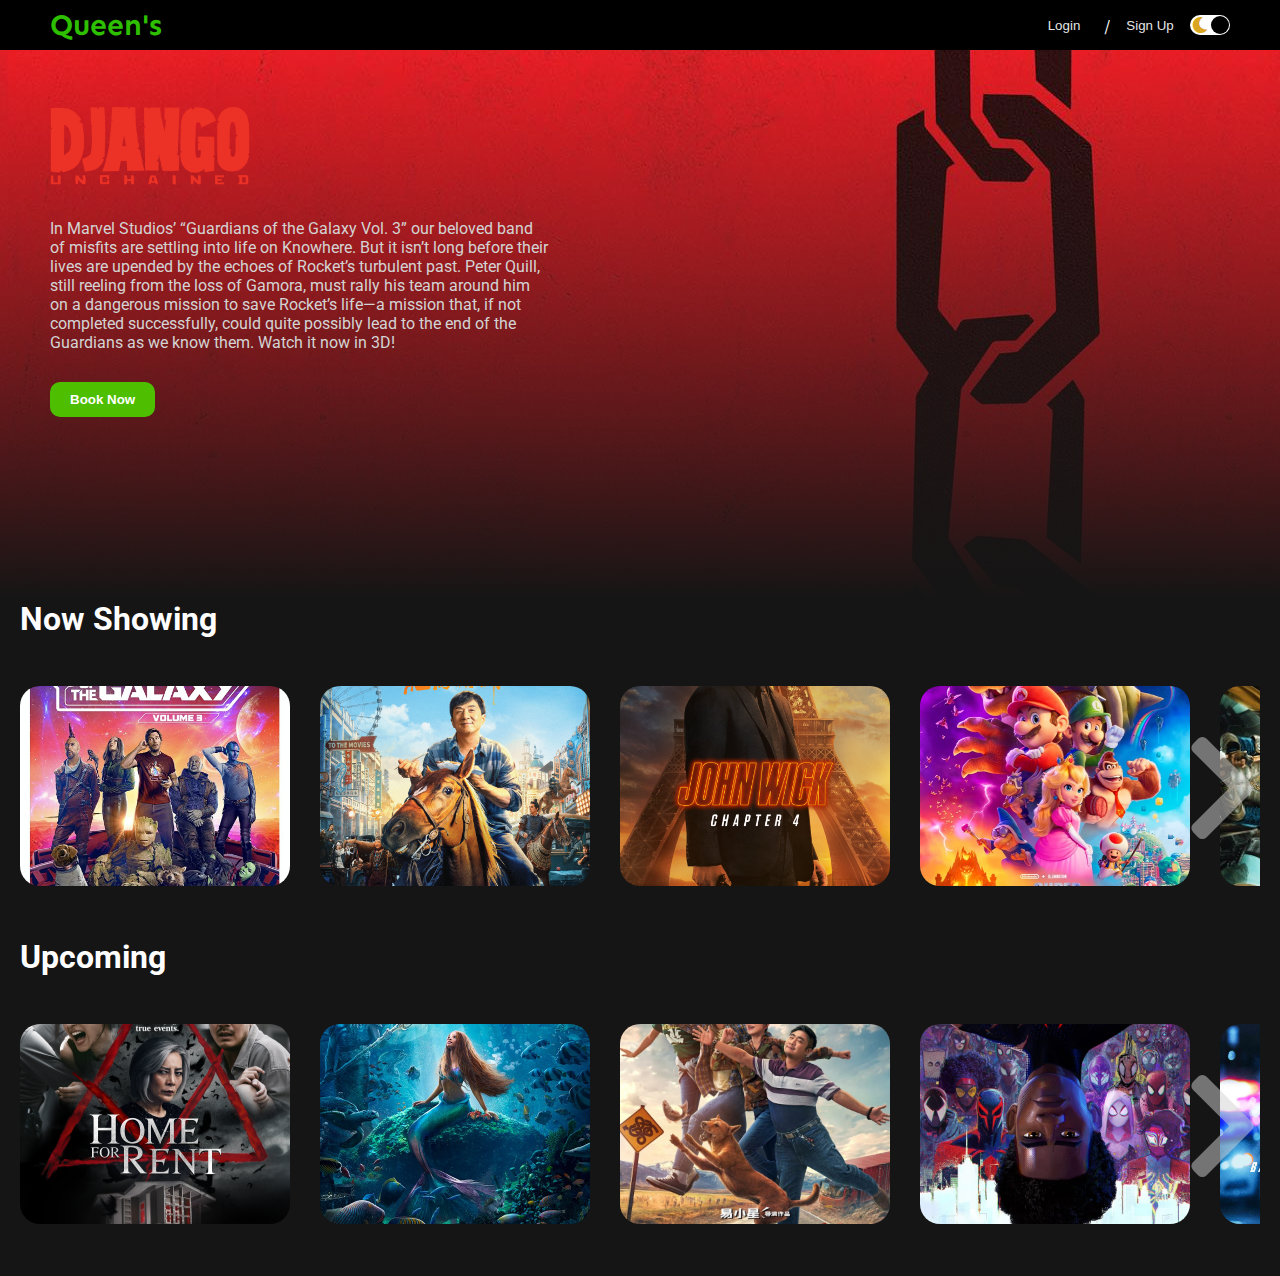
<file: index.html>
<!DOCTYPE html>
<html lang="en">

<head>
    <meta charset="UTF-8">
    <meta http-equiv="X-UA-Compatible" content="IE=edge">
    <meta name="viewport" content="width=device-width, initial-scale=1.0">
    <link rel="stylesheet" href="style.css">
    <link
        href="https://fonts.googleapis.com/css2?family=Roboto:wght@100;300;400;500;700;900&family=Sen:wght@400;700;800&display=swap"
        rel="stylesheet">
    <link rel="stylesheet" href="https://cdnjs.cloudflare.com/ajax/libs/font-awesome/5.15.2/css/all.min.css">
    <title>Movie Design</title>
</head>

<body>

    <div class="navbar">
        <div class="navbar-container">
            <div class="logo-container">
                <h1 class="logo clickable" onclick="redirectToHomePage()">Queen's</h1>
            </div>
            <div class="menu-container">
                <ul class="menu-list">
                    <!-- <li class="menu-list-item active clickable">Home</li>
                    <li class="menu-list-item clickable">Movies</li>
                    <li class="menu-list-item clickable">Series</li> -->

                </ul>
            </div>
            <div class="profile-container">
                <!-- <img class="profile-picture" src="img/profile.jpg" alt=""> -->
                <!-- <div class="profile-text-container">
                    <span class="profile-text">Profile</span>
                    <i class="fas fa-caret-down"></i>
                </div> -->
                <button class="userbtn" onclick="goToLoginPage()">Login</button>
                <span class="profile-text">/</span>
                <button class="userbtn">Sign Up</button>
                <div class="toggle">
                    <i class="fas fa-moon toggle-icon"></i>
                    <i class="fas fa-sun toggle-icon"></i>
                    <div class="toggle-ball"></div>
                </div>
                
            </div>
        </div>
    </div>
    <!-- <div class="sidebar">
        <i class="left-menu-icon fas fa-search"></i>
        <i class="left-menu-icon fas fa-home"></i>
        <i class="left-menu-icon fas fa-users"></i>
        <i class="left-menu-icon fas fa-bookmark"></i>
        <i class="left-menu-icon fas fa-tv"></i>
        <i class="left-menu-icon fas fa-hourglass-start"></i>
        <i class="left-menu-icon fas fa-shopping-cart"></i>
    </div> -->
    <div class="container">
        <div class="content-container">
            <div class="featured-content"
                style="background: linear-gradient(to bottom, rgba(0,0,0,0), #151515), url('img/f-1.jpg');">
                <img class="featured-title" src="img/f-t-1.png" alt="">
                <p class="featured-desc">In Marvel Studios’ “Guardians of the Galaxy Vol. 3” our beloved band of misfits are settling into life on Knowhere. But it isn’t long before their lives are upended by the echoes of Rocket’s turbulent past. Peter Quill, still reeling from the loss of Gamora, must rally his team around him on a dangerous mission to save Rocket’s life—a mission that, if not completed successfully, could quite possibly lead to the end of the Guardians as we know them. Watch it now in 3D!</p>
                <button class="featured-button" onclick="redirectToMoviePage(this)" value="2">Book Now</button>
            </div>
            <div class="movie-list-container">
                <h1 class="movie-list-title">Now Showing</h1>
                <div class="movie-list-wrapper">
                    <div class="movie-list">
                        <div class="movie-list-item">
                            <img class="movie-list-item-img" src="img/1.jpg" alt="">
                            <span class="movie-list-item-title">Guardians of the Galaxy Vol.3</span>
                            <button class="movie-list-item-button" onclick="redirectToMoviePage(this)" value="1">Book Now</button>
                        </div>
                        <div class="movie-list-item">
                            <img class="movie-list-item-img" src="img/2.jpg" alt="">
                            <span class="movie-list-item-title">Ride On</span>
                            <button class="movie-list-item-button" onclick="redirectToMoviePage(this)" value="2">Book Now</button>
                        </div>
                        <div class="movie-list-item">
                            <img class="movie-list-item-img" src="img/3.jpg" alt="">
                            <span class="movie-list-item-title">John Wick Chapter 4</span>
                            <button class="movie-list-item-button" onclick="redirectToMoviePage(this)" value="3">Book Now</button>
                        </div>
                        <div class="movie-list-item">
                            <img class="movie-list-item-img" src="img/4.jpg" alt="">
                            <span class="movie-list-item-title">The Super Mario Bros. Movie</span>
                            <button class="movie-list-item-button" onclick="redirectToMoviePage(this)" value="4">Book Now</button>
                        </div>
                        <div class="movie-list-item">
                            <img class="movie-list-item-img" src="img/5.jpg" alt="">
                            <span class="movie-list-item-title">Dungeons and Dragons: Honor Among Thieves</span>
                            <button class="movie-list-item-button" onclick="redirectToMoviePage(this)" value="5">Book Now</button>
                        </div>
                        <div class="movie-list-item">
                            <img class="movie-list-item-img" src="img/6.jpg" alt="">
                            <span class="movie-list-item-title">The Ghost Station</span>
                            <button class="movie-list-item-button" onclick="redirectToMoviePage(this)" value="6">Book Now</button>
                        </div>
                        <div class="movie-list-item">
                            <img class="movie-list-item-img" src="img/7.jpg" alt="">
                            <span class="movie-list-item-title">Evil Dead Rise</span>
                            <button class="movie-list-item-button" onclick="redirectToMoviePage(this)" value="7">Book Now</button>
                        </div>
                    </div>
                    <i class="fas fa-chevron-right arrow"></i>
                </div>
            </div>
            <div class="movie-list-container">
                <h1 class="movie-list-title">Upcoming</h1>
                <div class="movie-list-wrapper">
                    <div class="movie-list">
                        <div class="movie-list-item">
                            <img class="movie-list-item-img" src="img/8.jpg" alt="">
                            <span class="movie-list-item-title">Home For Rent</span>
                            <button class="movie-list-item-button" onclick="redirectToMoviePage(this)" value="8">Movie Info</button>
                        </div>
                        <div class="movie-list-item">
                            <img class="movie-list-item-img" src="img/9.jpeg" alt="">
                            <span class="movie-list-item-title">The Little Mermaid</span>
                            <button class="movie-list-item-button" onclick="redirectToMovieInfoPage(this)" value="9">Movie Info</button>
                        </div>
                        <div class="movie-list-item">
                            <img class="movie-list-item-img" src="img/10.png" alt="">
                            <span class="movie-list-item-title">Godspeed</span>
                            <button class="movie-list-item-button" onclick="redirectToMovieInfoPage(this)" value="10">Movie Info</button>
                        </div>
                        <div class="movie-list-item">
                            <img class="movie-list-item-img" src="img/11.jpg" alt="">
                            <span class="movie-list-item-title">Spider Man: Across The Spider-Verser</span>
                            <button class="movie-list-item-button" onclick="redirectToMovieInfoPage(this)" value="11">Movie Info</button>
                        </div>
                        <div class="movie-list-item">
                            <img class="movie-list-item-img" src="img/12.jpg" alt="">
                            <span class="movie-list-item-title">The Roundup: No Way Out</span>
                            <button class="movie-list-item-button" onclick="redirectToMovieInfoPage(this)" value="12">Movie Info</button>
                        </div>
                        <div class="movie-list-item">
                            <img class="movie-list-item-img" src="img/13.jpg" alt="">
                            <span class="movie-list-item-title">The Flash</span>
                            <button class="movie-list-item-button" onclick="redirectToMovieInfoPage(this)" value="13">Movie Info</button>
                        </div>
                        <div class="movie-list-item">
                            <img class="movie-list-item-img" src="img/14.jpg" alt="">
                            <span class="movie-list-item-title">Transformer: The Rise Of Beasts</span>
                            <button class="movie-list-item-button" onclick="redirectToMovieInfoPage(this)" value="14">Movie Info</button>
                        </div>
                    </div>
                    <i class="fas fa-chevron-right arrow"></i>
                </div>
            </div>
        </div>
    </div>
    <script src="app.js"></script>
</body>

</html>
</file>
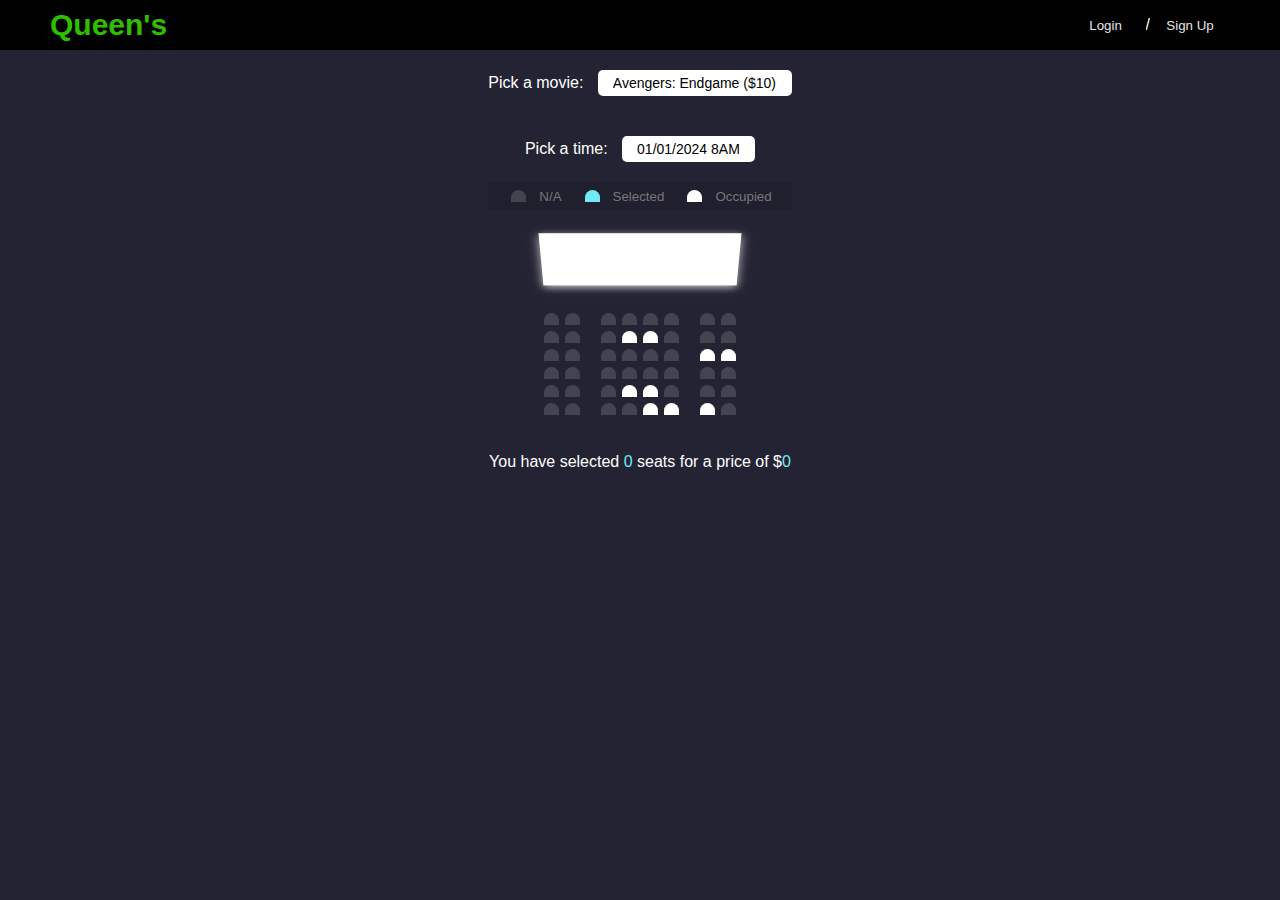
<file: book.html>
<!DOCTYPE html>
<html lang="en">
  <head>
    <meta charset="UTF-8" />
    <meta http-equiv="X-UA-Compatible" content="IE=edge" />
    <meta name="viewport" content="width=device-width, initial-scale=1.0" />
    <link rel="stylesheet" href="book.css" />
    <title>Movie Seat Booking</title>
    <script>
      function redirectToHomePage(){
        window.location.href="index.html";
      }
      function goToLoginPage() {
        window.location.href = "login.html";
      }
    </script>
  </head>
  <body>
    <div class="navbar">
      <div class="navbar-container">
          <div class="logo-container">
              <h1 class="logo clickable" onclick="redirectToHomePage()">Queen's</h1>
          </div>
          <div class="menu-container">
              <ul class="menu-list">
                  <!-- <li class="menu-list-item active clickable">Home</li>
                  <li class="menu-list-item clickable">Movies</li>
                  <li class="menu-list-item clickable">Series</li> -->

              </ul>
          </div>
          <div class="profile-container">
              <!-- <img class="profile-picture" src="img/profile.jpg" alt=""> -->
              <!-- <div class="profile-text-container">
                  <span class="profile-text">Profile</span>
                  <i class="fas fa-caret-down"></i>
              </div> -->
              <button class="userbtn" onclick="goToLoginPage()">Login</button>
              <span class="profile-text">/</span>
              <button class="userbtn">Sign Up</button>
              <!-- <div class="toggle">
                  <i class="fas fa-moon toggle-icon"></i>
                  <i class="fas fa-sun toggle-icon"></i>
                  <div class="toggle-ball"></div>
              </div> -->
              
          </div>
      </div>
  </div>

    <div class="movie-container">
      <label>Pick a movie:</label>
      <select id="movie">
        <option value="10">Avengers: Endgame ($10)</option>
        <option value="12">Joker ($12)</option>
        <option value="8">Toy Story 4 ($8)</option>
        <option value="9">The Lion King ($9)</option>
      </select>
    </div>

    <div class="movie-container">
      <label>Pick a time:</label>
      <select id="time">
        <option value="1">01/01/2024 8AM</option>
        <option value="2">01/01/2024 3AM</option>
        <option value="3">02/01/2024 9PM</option>
        <option value="4">02/01/2024 7PM</option>
      </select>
    </div>

    <ul class="showcase">
      <li>
        <div class="seat"></div>
        <small>N/A</small>
      </li>

      <li>
        <div class="seat selected"></div>
        <small>Selected</small>
      </li>

      <li>
        <div class="seat occupied"></div>
        <small>Occupied</small>
      </li>
    </ul>

    <div class="container">
      <div class="screen"></div>
      <div class="row">
        <div class="seat"></div>
        <div class="seat"></div>
        <div class="seat"></div>
        <div class="seat"></div>
        <div class="seat"></div>
        <div class="seat"></div>
        <div class="seat"></div>
        <div class="seat"></div>
      </div>
      <div class="row">
        <div class="seat"></div>
        <div class="seat"></div>
        <div class="seat"></div>
        <div class="seat occupied"></div>
        <div class="seat occupied"></div>
        <div class="seat"></div>
        <div class="seat"></div>
        <div class="seat"></div>
      </div>

      <div class="row">
        <div class="seat"></div>
        <div class="seat"></div>
        <div class="seat"></div>
        <div class="seat"></div>
        <div class="seat"></div>
        <div class="seat"></div>
        <div class="seat occupied"></div>
        <div class="seat occupied"></div>
      </div>

      <div class="row">
        <div class="seat"></div>
        <div class="seat"></div>
        <div class="seat"></div>
        <div class="seat"></div>
        <div class="seat"></div>
        <div class="seat"></div>
        <div class="seat"></div>
        <div class="seat"></div>
      </div>

      <div class="row">
        <div class="seat"></div>
        <div class="seat"></div>
        <div class="seat"></div>
        <div class="seat occupied"></div>
        <div class="seat occupied"></div>
        <div class="seat"></div>
        <div class="seat"></div>
        <div class="seat"></div>
      </div>

      <div class="row">
        <div class="seat"></div>
        <div class="seat"></div>
        <div class="seat"></div>
        <div class="seat"></div>
        <div class="seat occupied"></div>
        <div class="seat occupied"></div>
        <div class="seat occupied"></div>
        <div class="seat"></div>
      </div>
    </div>

    <p class="text">
      You have selected <span id="count">0</span> seats for a price of $<span id="total">0</span>
    </p>
    <script src="book.js"></script>
  </body>
</html>
</file>
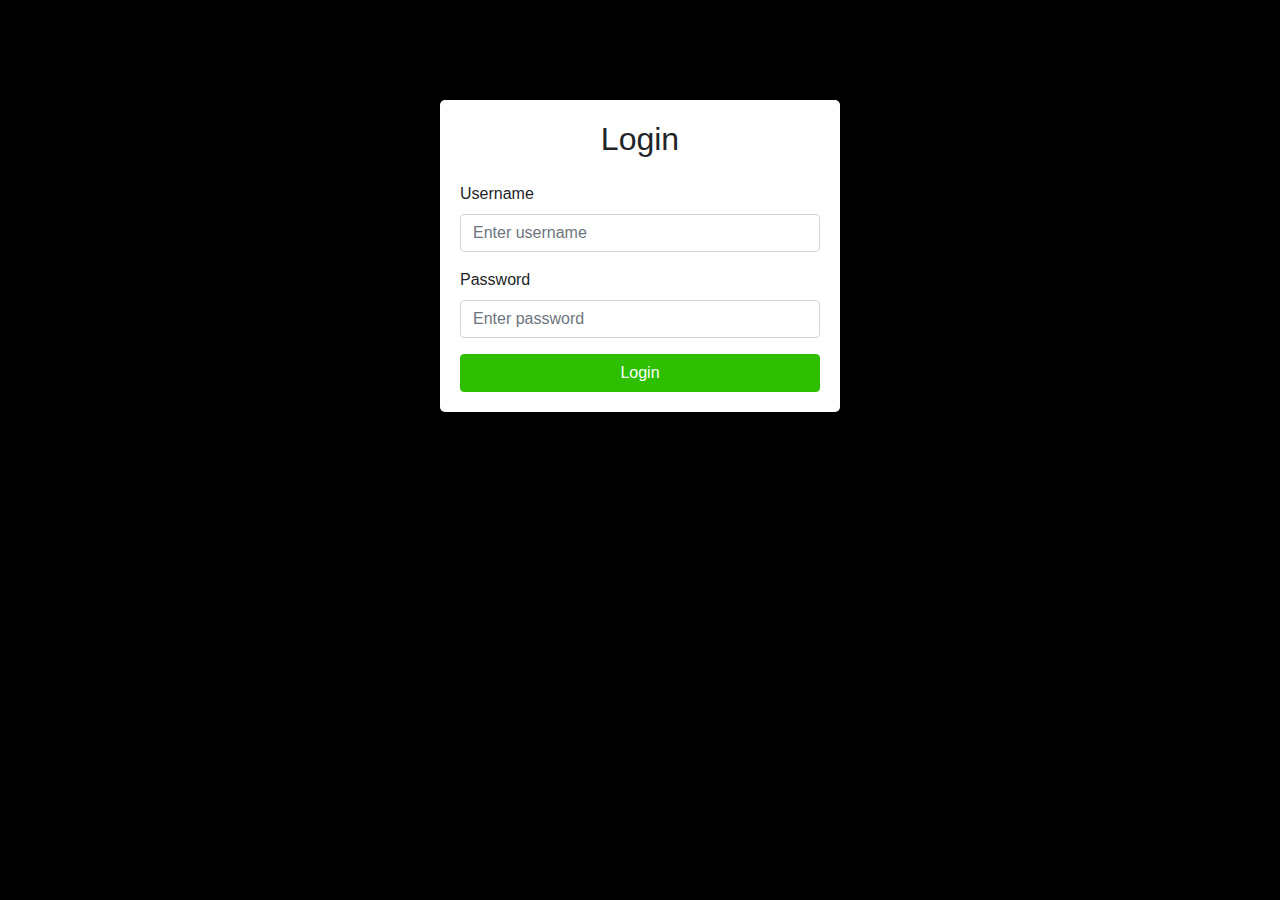
<file: login.html>
<!DOCTYPE html>
<html>
<head>
  <title>Login Page</title>
  <link rel="stylesheet" href="https://stackpath.bootstrapcdn.com/bootstrap/4.5.2/css/bootstrap.min.css">
  <style>
    body {
      background-color: #000;
    }
    
    .container {
      max-width: 400px;
      margin: 100px auto;
      background-color: #fff;
      border-radius: 5px;
      padding: 20px;
      box-shadow: 0px 2px 10px rgba(0, 0, 0, 0.1);
    }
  </style>
  <script>
    function go(){
        window.location.href = "index.html";
    }
    function login() {
        var username = document.getElementById("username").value;
        var password = document.getElementById("password").value;
      
        if (username != "" || password != "") {
            go();
        }
        
    }
  </script>
</head>
<body>
  <div class="container">
    <h2 class="text-center mb-4">Login</h2>
    <form>
      <div class="form-group">
        <label for="username">Username</label>
        <input type="text" class="form-control" id="username" placeholder="Enter username" required>
      </div>
      <div class="form-group">
        <label for="password">Password</label>
        <input type="password" class="form-control" id="password" placeholder="Enter password" required>
      </div>
      <button type="submit" class="btn btn-primary btn-block" style="background-color: #2dbf00;border-color: #2dbf00;" onclick="go()">Login</button>
    </form>
  </div>

</body>
</html>
</file>
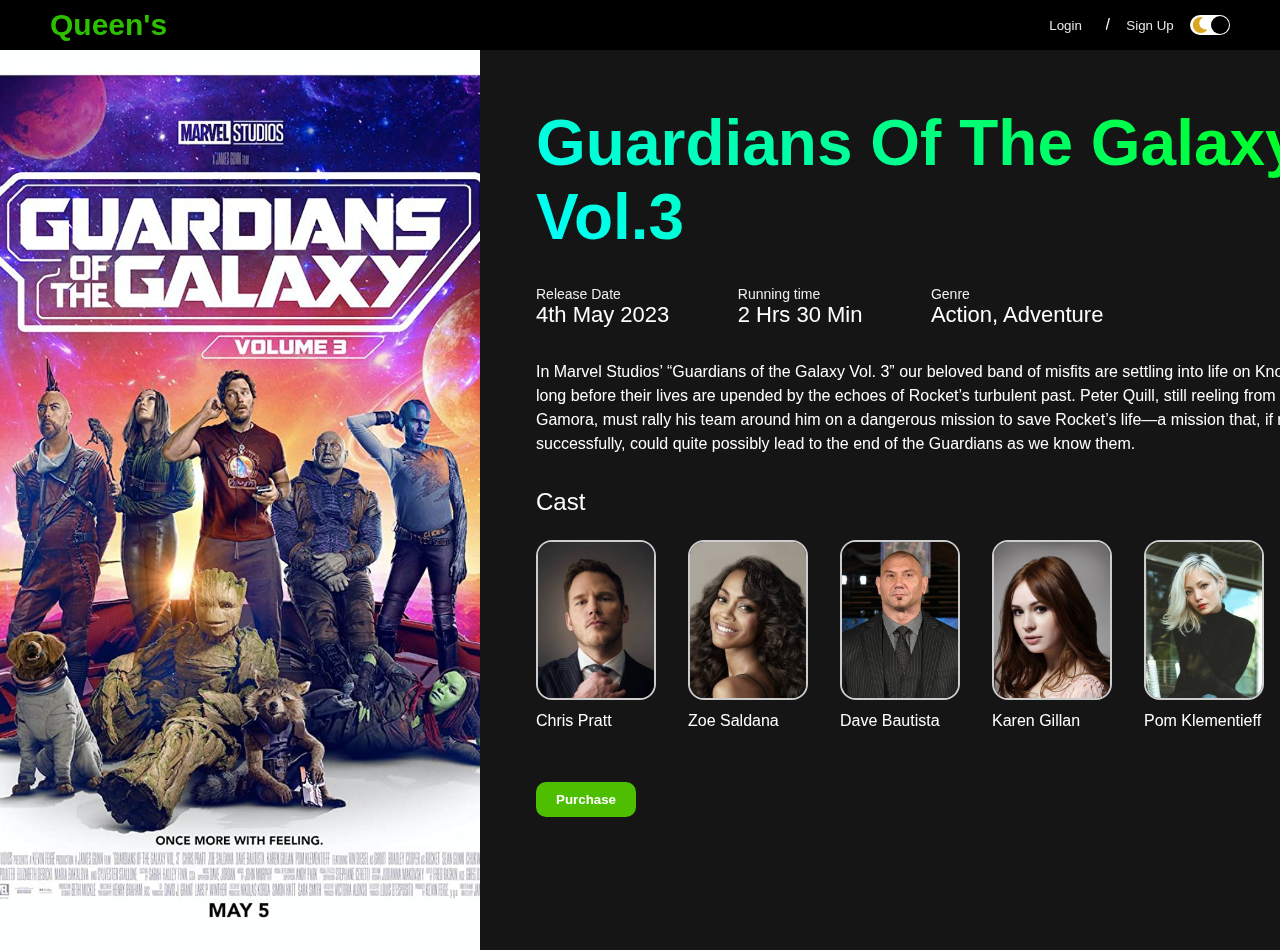
<file: movie.html>
<!DOCTYPE html>
<html lang="en">
  <head>
    <meta charset="UTF-8" />
    <meta name="viewport" content="width=device-width, initial-scale=1.0" />
    <title >Details Page</title>
    <link rel="stylesheet" href="./movie-style.css" />
    <link rel="preconnect" href="https://fonts.gstatic.com" />
    <link
        href="https://fonts.googleapis.com/css2?family=Roboto:wght@100;300;400;500;700;900&family=Sen:wght@400;700;800&display=swap"
        rel="stylesheet">
    <link rel="stylesheet" href="https://cdnjs.cloudflare.com/ajax/libs/font-awesome/5.15.2/css/all.min.css">
    <script src="/app.js"></script>
    <script>
      function goToBook(){
        window.location.href="book.html";
      }
    </script>
  </head>
  <body>
    <div class="navbar">
      <div class="navbar-container">
          <div class="logo-container">
              <h1 class="logo clickable" onclick="redirectToHomePage()">Queen's</h1>
          </div>
          <div class="menu-container">
              <ul class="menu-list">
                  <!-- <li class="menu-list-item active clickable">Home</li>
                  <li class="menu-list-item clickable">Movies</li>
                  <li class="menu-list-item clickable">Series</li> -->

              </ul>
          </div>
          <div class="profile-container">
              <!-- <img class="profile-picture" src="img/profile.jpg" alt=""> -->
              <!-- <div class="profile-text-container">
                  <span class="profile-text">Profile</span>
                  <i class="fas fa-caret-down"></i>
              </div> -->
              <button class="userbtn" onclick="goToLoginPage()">Login</button>
              <span class="profile-text">/</span>
              <button class="userbtn">Sign Up</button>
              <div class="toggle">
                  <i class="fas fa-moon toggle-icon"></i>
                  <i class="fas fa-sun toggle-icon"></i>
                  <div class="toggle-ball"></div>
              </div>
              
          </div>
      </div>
  </div>
    <div class="container">
      <div class="poster">
        <img src="img/1.jpg" id="img1" />
      </div>
      <div class="info">
        <div class="movie-title" id="Title">Guardians Of The Galaxy Vol.3</div>
        <div class="movie-detail">
          <div class="set">
            <label>Release Date</label>
            <span id="date">4th May 2023</span>
          </div>
          <div class="set">
            <label>Running time</label>
            <span id="runningTime">2 Hrs 30 Min</span>
          </div>
          <div class="set">
            <label>Genre</label>
            <span id="genre">Action, Adventure</span>
            <button class="movie-list-item-button" onclick="redirectToMoviePage(this)" value="2">Book Now</button>
          </div>
        </div>
        <div class="movie-description">
          <span id="description">In Marvel Studios’ “Guardians of the Galaxy Vol. 3” our beloved band of misfits are settling into life on Knowhere. But it isn’t long before their lives are upended by the echoes of Rocket’s turbulent past. Peter Quill, still reeling from the loss of Gamora, must rally his team around him on a dangerous mission to save Rocket’s life—a mission that, if not completed successfully, could quite possibly lead to the end of the Guardians as we know them.</span>
        </div>
        <div class="movie-cast">
          <div class="header">Cast</div>
          <div class="list">
            <div class="cast">
              <img id="castImage1" src="img/a1.jpg" alt="" />
              <label id="castName1">Chris Pratt</label>
            </div>
            <div class="cast">
              <img id="castImage2" src="img/a2.jpg" alt="" />
              <label id="castName2">Zoe Saldana</label>
            </div>
            <div class="cast">
              <img id="castImage3" src="img/a3.jpg" alt="" />
              <label id="castName3">Dave Bautista</label>
            </div>

            <div class="cast">
              <img id="castImage4" src="img/a4.jpg" alt="" />
              <label id="castName4">Karen Gillan</label>
            </div>

            <div class="cast">
              <img id="castImage5" src="img/a5.jpg" alt="" />
              <label id="castName5">Pom Klementieff</label>
            </div>

            <div class="cast">
              <img id="castImage6" src="img/a6.jpg" alt="" />
              <label id="castName6">Vin Diesel</label>
            </div>
          </div>
        </div>
        <button type="button" style="background-color: #4dbf00;
          color: white;
          padding: 10px 20px;
          margin-top: 50px;
          border-radius: 10px;
          border: none;
          outline: none;
          font-weight: bold;" 
          id="buyBTN" 
          onclick="goToBook()">
          Purchase
        </button>
      </div>
    </div>
    <script>
      //TOGGLE

const ball = document.querySelector(".toggle-ball");
const items = document.querySelectorAll(
  ".container,.movie-list-title,.navbar-container,.sidebar,.left-menu-icon,.toggle,.userbtn, label, span, .header"
);

ball.addEventListener("click", () => {
  items.forEach((item) => {
    item.classList.toggle("active");
  });
  ball.classList.toggle("active");
});
        // Get the value from the query parameter
        var query = new URLSearchParams(window.location.search);
        var value = query.get('value');
        updateCastDetails(value);
        // Use the value in Page 2
        console.log(value);
        
      var submitButton = document.getElementById("buyBTN");
      
      if (value === "8" || value === "9" || value === "10" || value === "11" || value === "12" || value === "13" || value === "14") {
        submitButton.style.display = "none"; // Hide the submit button
      } else {
        submitButton.style.display = "block"; // Show the submit button
      }

        

        // Change the image source based on the value
        var imgElement = document.getElementById('img1');
        if (value === '2') {
        imgElement.src = 'img/3.jpg';
        } else if (value === '120') {
        imgElement.src = 'img/120.jpeg';
        imgElement.alt = '120';
        } else {
        imgElement.src = 'img/1.jpeg';
        imgElement.alt = '1';
        }

        const titleElement = document.getElementById('Title');
        if (value === '2') {
        titleElement.textContent = 'Ride On';
        } else if (value === '3') {
        titleElement.textContent = 'John Wick Chapter 4';
        } else if (value === '4') {
        titleElement.textContent = 'The Super Mario Bros. Movie';
        } else if (value === '5') {
        titleElement.textContent = 'Dungeons & Dragons: Honor Among Thieves';
        } else if (value === '6') {
        titleElement.textContent = 'The Ghost Station';
        } else if (value === '7') {
        titleElement.textContent = 'Evil Dead Rise';
        } else if (value === '8') {
        titleElement.textContent = 'Movie Up Coming';
        }

        const spanElement = document.getElementById('runningTime');
        if (value === '2') {
        spanElement.textContent = '2 Hrs 5 Min';
        } else if (value === '3') {
        spanElement.textContent = '2 Hrs 50 Min';
        } else if (value === '4') {
        spanElement.textContent = '1 Hr 30 Min';
        } else if (value === '5') {
        spanElement.textContent = '2 Hrs 15 Min';
        } else if (value === '6') {
        spanElement.textContent = '1 Hr 20 Min';
        } else if (value === '7') {
        spanElement.textContent = '2 Hrs';
        }

        const datElement = document.getElementById('date');
        if (value === '2') {
        datElement.textContent = '13th Apr 2023';
        } else if (value === '3') {
        datElement.textContent = '23rd Mar 2023';
        } else if (value === '4') {
        datElement.textContent = '20th Apr 2023';
        } else if (value === '5') {
        datElement.textContent = '30th Mar 2023';
        } else if (value === '6') {
        datElement.textContent = '4th May 2023';
        } else if (value === '7') {
        datElement.textContent = '20th Apr 2023';
        }

        const genElement = document.getElementById('genre');
        if (value === '2') {
        genElement.textContent = 'Action, Comedy, Drama';
        } else if (value === '3') {
        genElement.textContent = 'Action';
        } else if (value === '4') {
        genElement.textContent = 'Animation';
        } else if (value === '5') {
        genElement.textContent = 'Adventure, Fantasy';
        } else if (value === '6') {
        genElement.textContent = 'Horror';
        } else if (value === '7') {
        genElement.textContent = 'Fantasy, Horror, Thriller';
        }

        const desElement = document.getElementById('description');
        if (value === '2') {
        desElement.textContent = 'Lao Luo is washed-up stuntman who can barely make ends meet, let alone take care of his beloved stunt horse, Red Hare. He reluctantly seeks help from his estranged daughter and her lawyer boyfriend when notified that the horse may be auctioned off to cover his debts. Unexpectedly, the stuntman and the horse become overnight media sensations when their real-life fight with debt collectors goes viral. That earns the stuntman a second chance to choose between his movie career and his family.';
        } else if (value === '3') {
        desElement.textContent = 'John Wick uncovers a path to defeat The High Table, but before he can earn his freedom, he must face off against a new enemy with powerful alliances across the globe and forces that turn old friends into foes.';
        } else if (value === '4') {
        desElement.textContent = 'A Brooklyn plumber named Mario travels through the Mushroom Kingdom with a princess named Peach and an anthropomorphic mushroom named Toad to find Mario s brother, Luigi, and to save the world from a ruthless fire-breathing Koopa named Bowser.';
        } else if (value === '5') {
        desElement.textContent = 'A charming thief and his gang of unlikely adventurers undertake an epic heist to retrieve a lost relic and stop a great evil from enslaving the world, but things go dangerously awry when they run afoul of the wrong people.';
        } else if (value === '6') {
        desElement.textContent = 'Follows a young reporter and her partner as they investigate mysterious deaths and a case where her source of a suspicious accident was supposedly already dead at the time of their interview, they end up dealing with a terrifying truth.';
        } else if (value === '7') {
        desElement.textContent = 'A road-weary Beth pays an overdue visit to her older sister Ellie, who is raising three kids on her own in a cramped L.A. apartment. The sisters` reunion is cut short by the discovery of a mysterious book deep in the bowels of Ellie`s building, giving rise to flesh-possessing demons, and thrusting Beth into a primal battle for survival as she is faced with the most nightmarish version of motherhood imaginable.';
        }

        function updateCastDetails(value) {
          switch (value) {
            case '2':
              document.getElementById('castImage1').src = 'img/b1.jpg';
              document.getElementById('castName1').textContent = 'Jackie Chan';
              document.getElementById('castImage2').src = 'img/b2.jpg';
              document.getElementById('castName2').textContent = 'Liu Haocun';
              document.getElementById('castImage3').src = 'img/b3.jpg';
              document.getElementById('castName3').textContent = 'Kevin Guo';
              document.getElementById('castImage4').src = '-';
              document.getElementById('castName4').textContent = '-';
              document.getElementById('castImage5').src = '-';
              document.getElementById('castName5').textContent = '-';
              document.getElementById('castImage6').src = '-';
              document.getElementById('castName6').textContent = '-';
              break;
            case '3':
              document.getElementById('castImage1').src = 'img/c1.jpg';
              document.getElementById('castName1').textContent = 'Keanu Reeves';
              document.getElementById('castImage2').src = 'img/c2.jpg';
              document.getElementById('castName2').textContent = 'Donnie Yen';
              document.getElementById('castImage3').src = 'img/c3.jpg';
              document.getElementById('castName3').textContent = 'Bill Skarsgård';
              document.getElementById('castImage4').src = 'img/c4.jpg';
              document.getElementById('castName4').textContent = 'Laurence Fishburne';
              document.getElementById('castImage5').src = 'img/c5.jpg';
              document.getElementById('castName5').textContent = 'Hiroyuki Sanada';
              document.getElementById('castImage6').src = 'img/c6.jpg';
              document.getElementById('castName6').textContent = 'Shamier Anderson';
              break;
            case '4':
              document.getElementById('castImage1').src = 'img/a1.jpg';
              document.getElementById('castName1').textContent = 'Chris Pratt';
              document.getElementById('castImage2').src = 'img/d2.jpg';
              document.getElementById('castName2').textContent = 'Anya Taylor-Joy';
              document.getElementById('castImage3').src = 'img/d3.jpg';
              document.getElementById('castName3').textContent = 'Charlie Day';
              document.getElementById('castImage4').src = 'img/d4.jpg';
              document.getElementById('castName4').textContent = 'Jack Black';
              document.getElementById('castImage5').src = 'img/d5.jpg';
              document.getElementById('castName5').textContent = 'Keegan-Michael Key';
              document.getElementById('castImage6').src = 'img/d6.jpg';
              document.getElementById('castName6').textContent = 'Seth Rogen';
              break;
            case '5':
              document.getElementById('castImage1').src = 'img/e1.jpg';
              document.getElementById('castName1').textContent = 'Regé-Jean Page';
              document.getElementById('castImage2').src = 'img/e2.jpg';
              document.getElementById('castName2').textContent = ' Chris Pine';
              document.getElementById('castImage3').src = 'img/e3.jpg';
              document.getElementById('castName3').textContent = 'Hugh Grant';
              document.getElementById('castImage4').src = 'img/e4.jpg';
              document.getElementById('castName4').textContent = 'Michelle Rodriguez';
              document.getElementById('castImage5').src = 'img/e5.jpg';
              document.getElementById('castName5').textContent = 'Sophia Lillis';
              document.getElementById('castImage6').src = '-';
              document.getElementById('castName6').textContent = '-';
              break;
            case '6':
              document.getElementById('castImage1').src = 'img/f1.jpg';
              document.getElementById('castName1').textContent = 'Kim Bo Ra';
              document.getElementById('castImage2').src = 'img/f2.jpg';
              document.getElementById('castName2').textContent = 'Kim Jae Hyun';
              document.getElementById('castImage3').src = 'img/f3.jpg';
              document.getElementById('castName3').textContent = 'Shin So Yool';
              document.getElementById('castImage4').src = '-';
              document.getElementById('castName4').textContent = '-';
              document.getElementById('castImage5').src = '-';
              document.getElementById('castName5').textContent = '-';
              document.getElementById('castImage6').src = '-';
              document.getElementById('castName6').textContent = '-';
              break;
            case '7':
              document.getElementById('castImage1').src = 'img/g1.jpg';
              document.getElementById('castName1').textContent = 'Alyssa Sutherland';
              document.getElementById('castImage2').src = 'img/g2.jpg';
              document.getElementById('castName2').textContent = 'Lily Sullivan';
              document.getElementById('castImage3').src = 'img/g3.jpg';
              document.getElementById('castName3').textContent = 'Gabrielle Echols';
              document.getElementById('castImage4').src = 'img/g4.jpg';
              document.getElementById('castName4').textContent = 'Morgan Davies';
              document.getElementById('castImage5').src = '-';
              document.getElementById('castName5').textContent = '-';
              document.getElementById('castImage6').src = '-';
              document.getElementById('castName6').textContent = '-';
              break;
            case '8':
              document.getElementById('castImage1').src = 'img/g1.jpg';
              document.getElementById('castName1').textContent = 'This is movie 8 up coming';
              document.getElementById('castImage2').src = 'img/g2.jpg';
              document.getElementById('castName2').textContent = 'Lily Sullivan';
              document.getElementById('castImage3').src = 'img/g3.jpg';
              document.getElementById('castName3').textContent = 'Gabrielle Echols';
              document.getElementById('castImage4').src = 'img/g4.jpg';
              document.getElementById('castName4').textContent = 'Morgan Davies';
              document.getElementById('castImage5').src = '-';
              document.getElementById('castName5').textContent = '-';
              document.getElementById('castImage6').src = '-';
              document.getElementById('castName6').textContent = '-';
              break;
            default:
              break;
          }
        }

        // go to home page
        function redirectToHomePage() {
        window.location.href = 'index.html';
        }
    </script>
  </body>
</html>
</file>
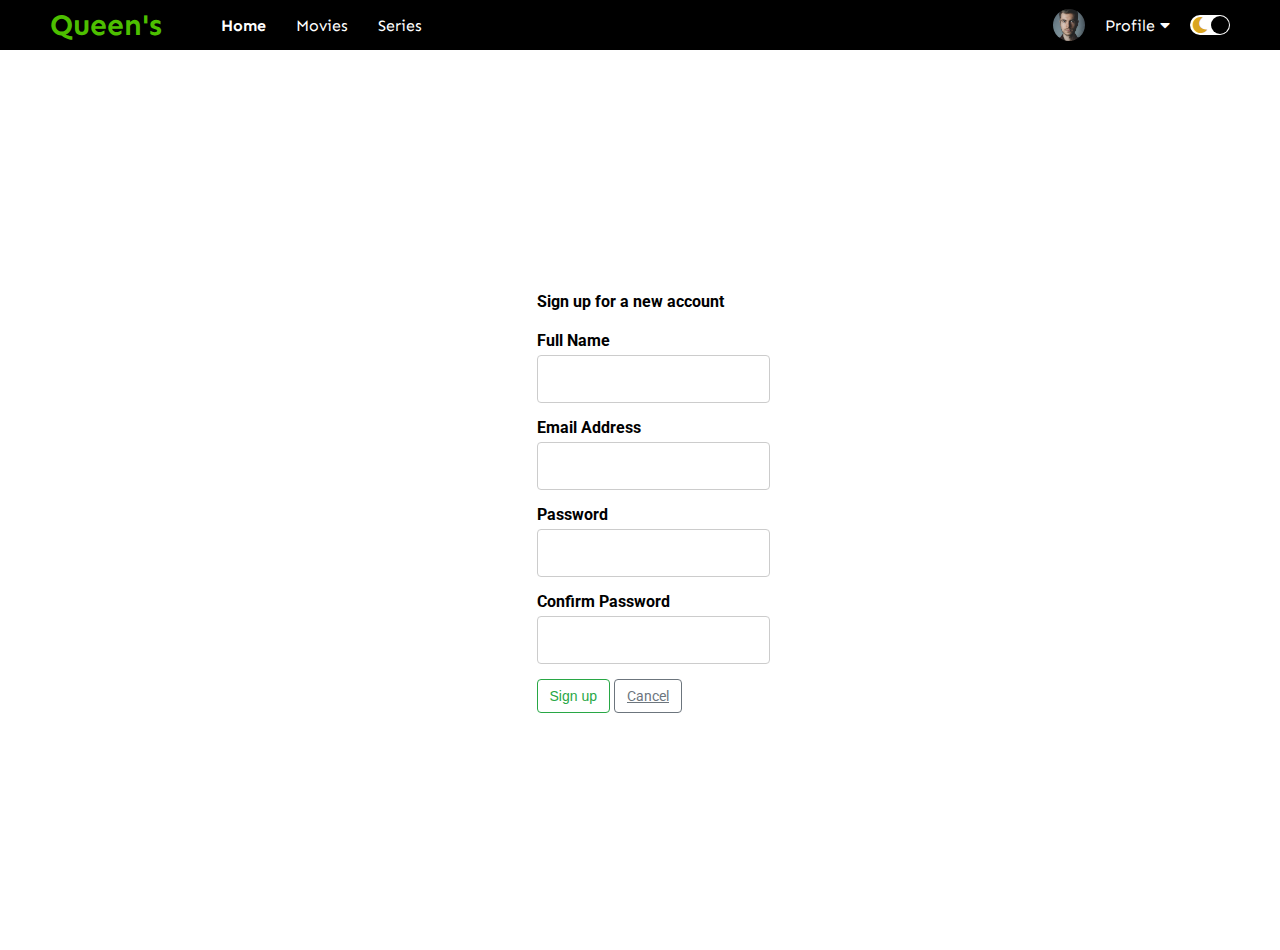
<file: register.html>
<!DOCTYPE html>
<html lang="en">

<head>
    <meta charset="UTF-8">
    <meta http-equiv="X-UA-Compatible" content="IE=edge">
    <meta name="viewport" content="width=device-width, initial-scale=1.0">
    <link rel="stylesheet" href="register-style.css">
    <link
        href="https://fonts.googleapis.com/css2?family=Roboto:wght@100;300;400;500;700;900&family=Sen:wght@400;700;800&display=swap"
        rel="stylesheet">
    <link rel="stylesheet" href="https://cdnjs.cloudflare.com/ajax/libs/font-awesome/5.15.2/css/all.min.css">
    <title>Movie Design</title>
</head>

<body>
    <div class="navbar">
        <div class="navbar-container">
            <div class="logo-container">
                <h1 class="logo clickable" onclick="redirectToHomePage()">Queen's</h1>
            </div>
            <div class="menu-container">
                <ul class="menu-list">
                    <li class="menu-list-item active clickable">Home</li>
                    <li class="menu-list-item clickable">Movies</li>
                    <li class="menu-list-item clickable">Series</li>
                </ul>
            </div>
            <div class="profile-container">
                <img class="profile-picture" src="img/profile.jpg" alt="">
                <div class="profile-text-container">
                    <span class="profile-text">Profile</span>
                    <i class="fas fa-caret-down"></i>
                </div>
                <div class="toggle">
                    <i class="fas fa-moon toggle-icon"></i>
                    <i class="fas fa-sun toggle-icon"></i>
                    <div class="toggle-ball"></div>
                </div>
            </div>
        </div>
    </div>
    <div class="container">
        <div class="row">
            <div class="col-md-6 offset-md-3">
                <h4 class="text-center">Sign up for a new account</h4>
                <div class="row">
                    <div class="col-md-8 offset-2">
                        <form action="#" method="post">
                            <div class="text-danger"></div>

                            <div class="form-group">
                                <label for="FullName" class="control-label">Full Name</label>
                                <input type="text" id="FullName" class="form-control" />
                                <span class="text-danger"></span>
                            </div>
                            <div class="form-group">
                                <label for="EmailAddress" class="control-label">Email Address</label>
                                <input type="email" id="EmailAddress" class="form-control" />
                                <span class="text-danger"></span>
                            </div>
                            <div class="form-group">
                                <label for="Password" class="control-label">Password</label>
                                <input type="password" id="Password" class="form-control" />
                                <span class="text-danger"></span>
                            </div>
                            <div class="form-group">
                                <label for="ConfirmPassword" class="control-label">Confirm Password</label>
                                <input type="password" id="ConfirmPassword" class="form-control" />
                                <span class="text-danger"></span>
                            </div>

                            <div class="form-group">
                                <input class="btn btn-outline-success float-right" type="submit" value="Sign up" />
                                <a class="btn btn-outline-secondary" href="#" onclick="redirectToHomePage()">Cancel</a>
                            </div>
                        </form>
                    </div>
                </div>
            </div>
        </div>
    </div>
    <script src="app.js"></script>
</body>
</html>
</file>
<file: style.css>
* {
  margin: 0;
}

body {
  font-family: "Roboto", sans-serif;
}

.navbar {
  width: 100%;
  height: 50px;
  background-color: black;
  position: sticky;
  top: 0;
  z-index: 1;
}

.navbar-container {
  display: flex;
  align-items: center;
  padding: 0 50px;
  height: 100%;
  color: white;
  font-family: "Sen", sans-serif;
}

.logo-container {
  flex: 1;
}

.logo {
  font-size: 30px;
  color: #2dbf00;
}

.clickable {
  cursor: pointer;
}

.menu-container {
  flex: 6;
}

.menu-list {
  display: flex;
  list-style: none;
}

.menu-list-item {
  margin-right: 30px;
}

.menu-list-item.active {
  font-weight: bold;
}
.profile-container {
  flex: 2;
  display: flex;
  align-items: center;
  justify-content: flex-end;
}

.profile-text-container {
  margin: 0 20px;
}

.profile-picture {
  width: 32px;
  height: 32px;
  border-radius: 50%;
  object-fit: cover;
}

.userbtn {
  background-color: #000;
  color: white;
  padding: 7px 10px;
  margin: 8px 0;
  border: none;
  cursor: pointer;
  width: 80px;
  opacity: 0.9;
}

.userbtn.active {
  background-color: #fff;
  color: #000;
  padding: 7px 10px;
  margin: 8px 0;
  border: none;
  cursor: pointer;
  width: 80px;
  opacity: 0.9;
}

.userbtn:hover {
  opacity:1;
}

.toggle {
  width: 40px;
  height: 20px;
  background-color: white;
  border-radius: 30px;
  display: flex;
  align-items: center;
  justify-content: space-around;
  position: relative;
}

.toggle-icon {
  color: goldenrod;
}

.toggle-ball {
  width: 18px;
  height: 18px;
  background-color: black;
  position: absolute;
  right: 1px;
  border-radius: 50%;
  cursor: pointer;
  transition: 1s ease all;
}

.sidebar {
  width: 50px;
  height: 100%;
  background-color: black;
  position: fixed;
  top: 0;
  display: flex;
  flex-direction: column;
  align-items: center;
  padding-top: 60px;
}

.left-menu-icon {
  color: white;
  font-size: 20px;
  margin-bottom: 40px;
}

.container {
  background-color: #151515;
  min-height: calc(100vh - 50px);
  color: white;
}

.content-container {
  margin-left: 0px;
}

.featured-content {
  height: 50vh;
  padding: 50px;
}

.featured-title {
  width: 200px;
}

.featured-desc {
  width: 500px;
  color: lightgray;
  margin: 30px 0;
}

.featured-button {
  background-color: #4dbf00;
  color: white;
  padding: 10px 20px;
  border-radius: 10px;
  border: none;
  outline: none;
  font-weight: bold;
}

.movie-list-container {
  padding: 0 20px;
}

.movie-list-wrapper {
  position: relative;
  overflow: hidden;
}

.movie-list {
  display: flex;
  align-items: center;
  height: 300px;
  transform: translateX(0);
  transition: all 1s ease-in-out;
}

.movie-list-item {
  margin-right: 30px;
  position: relative;
}

.movie-list-item:hover .movie-list-item-img {
  transform: scale(1.2);
  margin: 0 30px;
  opacity: 0.5;
}

.movie-list-item:hover .movie-list-item-title,
.movie-list-item:hover .movie-list-item-desc,
.movie-list-item:hover .movie-list-item-button {
  opacity: 1;
}

.movie-list-item-img {
  transition: all 1s ease-in-out;
  width: 270px;
  height: 200px;
  object-fit: cover;
  border-radius: 20px;
}

.movie-list-item-title {
  background-color: #333;
  padding: 0 10px;
  font-size: 32px;
  font-weight: bold;
  position: absolute;
  top: 10%;
  left: 50px;
  opacity: 0;
  transition: 1s all ease-in-out;
}

.movie-list-item-desc {
  background-color: #333;
  padding: 10px;
  font-size: 14px;
  position: absolute;
  top: 30%;
  left: 50px;
  width: 230px;
  opacity: 0;
  transition: 1s all ease-in-out;
}

.movie-list-item-button {
  padding: 10px;
  background-color: #4dbf00;
  color: white;
  border-radius: 10px;
  outline: none;
  border: none;
  cursor: pointer;
  position: absolute;
  bottom: 20px;
  left: 50px;
  opacity: 0;
  transition: 1s all ease-in-out;
}

.arrow {
  font-size: 120px;
  position: absolute;
  top: 90px;
  right: 0;
  color: lightgray;
  opacity: 0.5;
  cursor: pointer;
}

.container.active {
  background-color: white;
}

.movie-list-title.active {
  color: black;
}

.navbar-container.active {
  background-color: white;

  color: black;
}

.sidebar.active{
    background-color: white;
}

.left-menu-icon.active{
    color: black;
}

.toggle.active{
    background-color: black;
}

.toggle-ball.active{
    background-color: white;
    transform: translateX(-20px);
}

@media only screen and (max-width: 940px){
    .menu-container{
        display: none;
    }
}
</file>
<file: book.css>
@import url('https://fonts.googleapis.com/css?family=Lato&display=swap');

* {
  box-sizing: border-box;
}

body {
  background-color: #242333;
  display: flex;
  flex-direction: column;
  color: white;
  align-items: center;
  justify-content: start;
  height: 100vh;
  font-family: 'Lato', 'sans-serif';
}

.movie-container {
  margin: 20px 0;
}

.movie-container select {
  background-color: #fff;
  border: 0;
  border-radius: 5px;
  font-size: 14px;
  margin-left: 10px;
  padding: 5px 15px 5px 15px;
  -moz-appearance: none;
  -webkit-appearance: none;
  appearance: none;
}

.container {
  perspective: 1000px;
  margin-bottom: 30px;
}

.seat {
  background-color: #444451;
  height: 12px;
  width: 15px;
  margin: 3px;
  border-top-left-radius: 10px;
  border-top-right-radius: 10px;
}

.seat.selected {
  background-color: #6feaf6;
}

.seat.occupied {
  background-color: #fff;
}

.seat:nth-of-type(2) {
  margin-right: 18px;
}

.seat:nth-last-of-type(2) {
  margin-left: 18px;
}

.seat:not(.occupied):hover {
  cursor: pointer;
  transform: scale(1.2);
}

.showcase .seat:not(.occupied):hover {
  cursor: default;
  transform: scale(1);
}

.showcase {
  background-color: rgba(0, 0, 0, 0.1);
  padding: 5px 10px;
  border-radius: 5px;
  color: #777;
  list-style-type: none;
  display: flex;
  justify-content: space-between;
}

.showcase li {
  display: flex;
  align-items: center;
  justify-content: center;
  margin: 0 10px;
}

.showcase li small {
  margin-left: 10px;
}

.row {
  display: flex;
}

.screen {
  background-color: #fff;
  height: 70px;
  width: 100%;
  margin: 15px 0;
  transform: rotateX(-45deg);
  box-shadow: 0 3px 10px rgba(255, 255, 255, 0.75);
}

p.text {
  margin: 5px 0;
}

p.text span {
  color: #6feaf6;
}

/* -------------------------------------- */

* {
  margin: 0;
}

body {
  font-family: "Roboto", sans-serif;
}

.navbar {
  width: 100%;
  height: 50px;
  background-color: black;
  position: sticky;
  top: 0;
  z-index: 1;
}

.navbar-container {
  display: flex;
  align-items: center;
  padding: 0 50px;
  height: 100%;
  color: white;
  font-family: "Sen", sans-serif;
}

.logo-container {
  flex: 1;
}

.logo {
  font-size: 30px;
  color: #2dbf00;
}

.clickable {
  cursor: pointer;
}

.menu-container {
  flex: 6;
}

.menu-list {
  display: flex;
  list-style: none;
}

.menu-list-item {
  margin-right: 30px;
}

.menu-list-item.active {
  font-weight: bold;
}
.profile-container {
  flex: 2;
  display: flex;
  align-items: center;
  justify-content: flex-end;
}

.profile-text-container {
  margin: 0 20px;
}

.profile-picture {
  width: 32px;
  height: 32px;
  border-radius: 50%;
  object-fit: cover;
}

.userbtn {
  background-color: #000;
  color: white;
  padding: 7px 10px;
  margin: 8px 0;
  border: none;
  cursor: pointer;
  width: 80px;
  opacity: 0.9;
}

.userbtn.active {
  background-color: #fff;
  color: #000;
  padding: 7px 10px;
  margin: 8px 0;
  border: none;
  cursor: pointer;
  width: 80px;
  opacity: 0.9;
}

.userbtn:hover {
  opacity:1;
}

.toggle {
  width: 40px;
  height: 20px;
  background-color: white;
  border-radius: 30px;
  display: flex;
  align-items: center;
  justify-content: space-around;
  position: relative;
}

.toggle-icon {
  color: goldenrod;
}

.toggle-ball {
  width: 18px;
  height: 18px;
  background-color: black;
  position: absolute;
  right: 1px;
  border-radius: 50%;
  cursor: pointer;
  transition: 1s ease all;
}

.sidebar {
  width: 50px;
  height: 100%;
  background-color: black;
  position: fixed;
  top: 0;
  display: flex;
  flex-direction: column;
  align-items: center;
  padding-top: 60px;
}

.left-menu-icon {
  color: white;
  font-size: 20px;
  margin-bottom: 40px;
}

/* .container {
  background-color: #151515;
  min-height: calc(100vh - 50px);
  color: white;
} */

.content-container {
  margin-left: 0px;
}

.featured-content {
  height: 50vh;
  padding: 50px;
}

.featured-title {
  width: 200px;
}

.featured-desc {
  width: 500px;
  color: lightgray;
  margin: 30px 0;
}

.featured-button {
  background-color: #4dbf00;
  color: white;
  padding: 10px 20px;
  border-radius: 10px;
  border: none;
  outline: none;
  font-weight: bold;
}

.movie-list-container {
  padding: 0 20px;
}

.movie-list-wrapper {
  position: relative;
  overflow: hidden;
}

.movie-list {
  display: flex;
  align-items: center;
  height: 300px;
  transform: translateX(0);
  transition: all 1s ease-in-out;
}

.movie-list-item {
  margin-right: 30px;
  position: relative;
}

.movie-list-item:hover .movie-list-item-img {
  transform: scale(1.2);
  margin: 0 30px;
  opacity: 0.5;
}

.movie-list-item:hover .movie-list-item-title,
.movie-list-item:hover .movie-list-item-desc,
.movie-list-item:hover .movie-list-item-button {
  opacity: 1;
}

.movie-list-item-img {
  transition: all 1s ease-in-out;
  width: 270px;
  height: 200px;
  object-fit: cover;
  border-radius: 20px;
}

.movie-list-item-title {
  background-color: #333;
  padding: 0 10px;
  font-size: 32px;
  font-weight: bold;
  position: absolute;
  top: 10%;
  left: 50px;
  opacity: 0;
  transition: 1s all ease-in-out;
}

.movie-list-item-desc {
  background-color: #333;
  padding: 10px;
  font-size: 14px;
  position: absolute;
  top: 30%;
  left: 50px;
  width: 230px;
  opacity: 0;
  transition: 1s all ease-in-out;
}

.movie-list-item-button {
  padding: 10px;
  background-color: #4dbf00;
  color: white;
  border-radius: 10px;
  outline: none;
  border: none;
  cursor: pointer;
  position: absolute;
  bottom: 20px;
  left: 50px;
  opacity: 0;
  transition: 1s all ease-in-out;
}

.arrow {
  font-size: 120px;
  position: absolute;
  top: 90px;
  right: 0;
  color: lightgray;
  opacity: 0.5;
  cursor: pointer;
}

.container.active {
  background-color: white;
}

.movie-list-title.active {
  color: black;
}

.navbar-container.active {
  background-color: white;

  color: black;
}

.sidebar.active{
    background-color: white;
}

.left-menu-icon.active{
    color: black;
}

.toggle.active{
    background-color: black;
}

.toggle-ball.active{
    background-color: white;
    transform: translateX(-20px);
}

@media only screen and (max-width: 940px){
    .menu-container{
        display: none;
    }
}
</file>
<file: movie-style.css>
* {
  margin: 0px;
  padding: 0px;
  box-sizing: border-box;
  font-family: 'Poppins',sans-serif;
  transition: all 0.35s linear;
}

.navbar {
  width: 100%;
  height: 50px;
  background-color: black;
  position: sticky;
  top: 0;
  z-index: 1;
}

.navbar-container {
  display: flex;
  align-items: center;
  padding: 0 50px;
  height: 100%;
  color: white;
  font-family: "Sen", sans-serif;
}

.logo-container {
  flex: 1;
}

.logo {
  font-size: 30px;
  color: #2dbf00;
}

.clickable {
  cursor: pointer;
}

.menu-container {
  flex: 6;
}

.menu-list {
  display: flex;
  list-style: none;
}

.menu-list-item {
  margin-right: 30px;
}

.menu-list-item.active {
  font-weight: bold;
}
.profile-container {
  flex: 2;
  display: flex;
  align-items: center;
  justify-content: flex-end;
}

.profile-text-container {
  margin: 0 20px;
}

.profile-picture {
  width: 32px;
  height: 32px;
  border-radius: 50%;
  object-fit: cover;
}

.userbtn {
  background-color: #000;
  color: white;
  padding: 7px 10px;
  margin: 8px 0;
  border: none;
  cursor: pointer;
  width: 80px;
  opacity: 0.9;
}

.userbtn.active {
  background-color: #fff;
  color: #000;
  padding: 7px 10px;
  margin: 8px 0;
  border: none;
  cursor: pointer;
  width: 80px;
  opacity: 0.9;
}

.userbtn:hover {
  opacity:1;
}

.toggle {
  width: 40px;
  height: 20px;
  background-color: white;
  border-radius: 30px;
  display: flex;
  align-items: center;
  justify-content: space-around;
  position: relative;
}

.toggle-icon {
  color: goldenrod;
}

.toggle-ball {
  width: 18px;
  height: 18px;
  background-color: black;
  position: absolute;
  right: 1px;
  border-radius: 50%;
  cursor: pointer;
  transition: 1s ease all;
}
.container {
  
  display: grid;
  grid-template-columns: 480px 1fr;
  grid-gap: 32px;
  backdrop-filter: blur(12px) contrast(80%);
  color: white;
  background-color: #151515;
}

.info {
  padding-top: 24px;
  padding-left: 24px;
}

.poster {
  width: 480px;
  height: 100vh;
  overflow: hidden;
}

.poster img {
  width: 480px;
  height: 100vh;
  object-fit: cover;
  overflow: hidden;
  transition: all 1.5s ease-in-out;
}

.poster img:hover {
  transform: scale(1.35) rotateZ(5deg);
}

.info > div {
  margin-top: 32px;
  margin-bottom: 32px;
  margin-right: 32px;
}

.movie-title {
  font-size: 64px;
  font-weight: bold;
  background-image: linear-gradient(45deg, #00ffff,#00ff00);
  background-clip: text;
  -webkit-background-clip: text;
  color: transparent;
}

.movie-detail .set {
  display: inline-block;
  margin-right: 64px
}

.movie-detail label {
  font-size: 14px;
  color: #ededed;
  display: block;
}

.movie-detail span {
  font-size: 22px;
}

.movie-description {
  line-height: 24px;
}

.movie-cast .header {
  font-size: 24px;
  margin-bottom: 24px;
}

.movie-cast .list {
  display: grid;
  grid-template-columns: repeat(6,120px);
  grid-gap: 32px;
}

.movie-cast .cast {
  width: 120px;
  height: 160px;
  cursor: pointer;
}

.movie-cast img {
  width: 100%;
  height: 100%;
  object-fit: cover;
  border-radius: 16px;
  border: 2px solid #cccccc;
}

.movie-cast .cast:hover img {
  border-width: 0px;
  transform: scale(1.1) rotateZ(-2deg);
  box-shadow: -4px 4px 16px #00ffff,
      4px -4px 16px #00ff00;
}

.movie-cast label {
  margin-top: 8px;
  display: block;
}

.movie-cast .cast:hover label {
  margin-top: 24px;
  color: #00ff00;
  font-weight: medium;
}

.movie-list-item-button {
padding: 10px;
background-color: #4dbf00;
color: white;
border-radius: 10px;
cursor: pointer;
position: absolute;
left: 50px;
opacity: 0;
transition: 1s all ease-in-out;
}

.container.active {
  background-color: white;
}

.movie-list-title.active {
  color: black;
}

.navbar-container.active {
  background-color: white;

  color: black;
}

.sidebar.active{
    background-color: white;
}

.left-menu-icon.active{
    color: black;
}

.toggle.active{
    background-color: black;
}

.toggle-ball.active{
    background-color: white;
    transform: translateX(-20px);
}

label.active{
  color: black;
}

span.active{
  color: black;
}

.header.active{
  color: black;
}
</file>
<file: register-style.css>
* {
    margin: 0;
  }
  
  body {
    font-family: "Roboto", sans-serif;
  }
  
  .navbar {
    width: 100%;
    height: 50px;
    background-color: black;
    position: sticky;
    top: 0;
    z-index: 1;
  }
  
  .navbar-container {
    display: flex;
    align-items: center;
    padding: 0 50px;
    height: 100%;
    color: white;
    font-family: "Sen", sans-serif;
  }
  
  .logo-container {
    flex: 1;
  }
  
  .logo {
    font-size: 30px;
    color: #4dbf00;
  }
  
  .clickable {
    cursor: pointer;
  }
  
  .menu-container {
    flex: 6;
  }
  
  .menu-list {
    display: flex;
    list-style: none;
  }
  
  .menu-list-item {
    margin-right: 30px;
  }
  
  .menu-list-item.active {
    font-weight: bold;
  }
  .profile-container {
    flex: 2;
    display: flex;
    align-items: center;
    justify-content: flex-end;
  }
  
  .profile-text-container {
    margin: 0 20px;
  }
  
  .profile-picture {
    width: 32px;
    height: 32px;
    border-radius: 50%;
    object-fit: cover;
  }
  
  .toggle {
    width: 40px;
    height: 20px;
    background-color: white;
    border-radius: 30px;
    display: flex;
    align-items: center;
    justify-content: space-around;
    position: relative;
  }
  
  .toggle-icon {
    color: goldenrod;
  }
  
  .toggle-ball {
    width: 18px;
    height: 18px;
    background-color: black;
    position: absolute;
    right: 1px;
    border-radius: 50%;
    cursor: pointer;
    transition: 1s ease all;
  }
 
  .container {
    display: flex;
    justify-content: center;
    align-items: center;
    height: 100vh;
  }
  
  .row {
    margin-top: 20px;
  }
  
  .col-md-6 {
    width: auto;
  }
  
  .col-md-12 {
    width: 100%;
  }
  
  .alert {
    padding: 10px;
    margin-bottom: 10px;
    border: 1px solid transparent;
    border-radius: 4px;
  }
  
  .alert-danger {
    color: #721c24;
    background-color: #f8d7da;
    border-color: #f5c6cb;
  }
  
  .form-group {
    margin-bottom: 15px;
  }
  
  .control-label {
    display: block;
    margin-bottom: 5px;
    font-weight: bold;
  }
  
  .form-control {
    width: 100%;
    height: 34px;
    padding: 6px 12px;
    font-size: 14px;
    line-height: 1.42857143;
    color: #555;
    background-color: #fff;
    background-image: none;
    border: 1px solid #ccc;
    border-radius: 4px;
  }
  
  .btn {
    display: inline-block;
    margin-bottom: 0;
    font-weight: normal;
    text-align: center;
    vertical-align: middle;
    cursor: pointer;
    background-image: none;
    border: 1px solid transparent;
    white-space: nowrap;
    padding: 6px 12px;
    font-size: 14px;
    line-height: 1.42857143;
    border-radius: 4px;
  }
  
  .btn-outline-success {
    color: #28a745;
    background-color: transparent;
    border-color: #28a745;
  }
  
  .btn-outline-secondary {
    color: #6c757d;
    background-color: transparent;
    border-color: #6c757d;
  }
</file>
